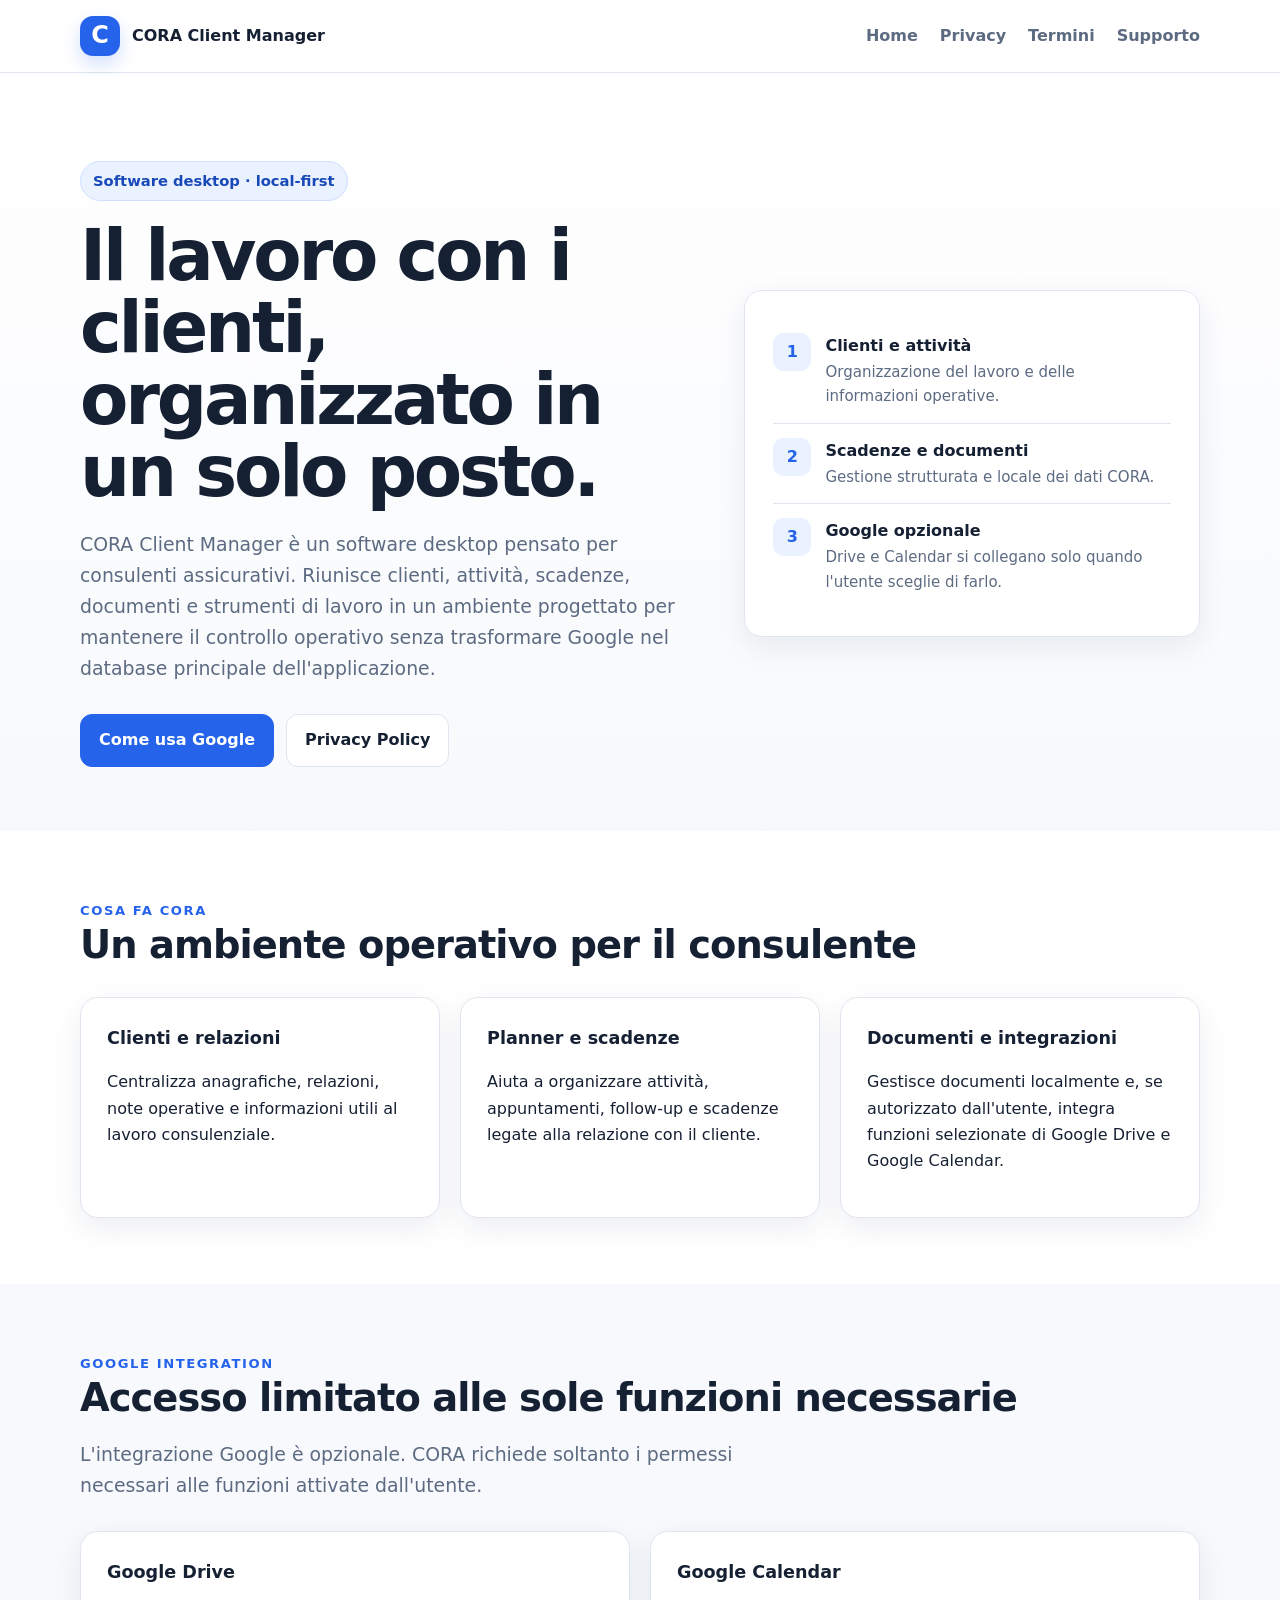
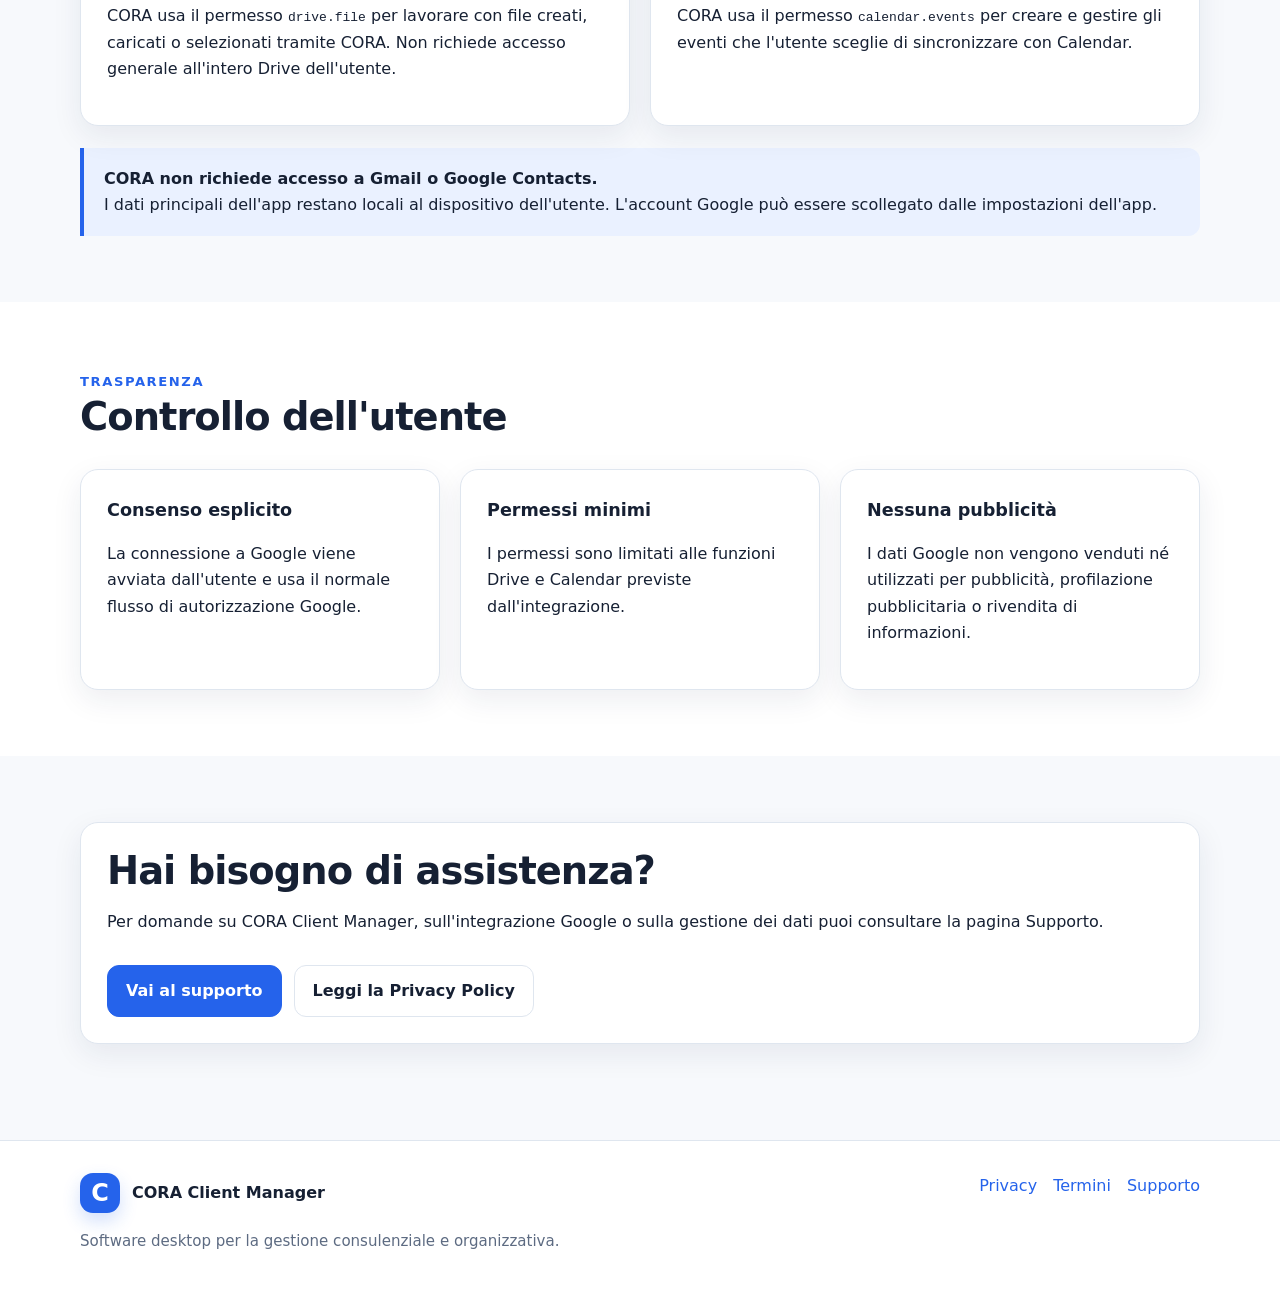
<file: index.html>
<!doctype html>
<html lang="it">
<head>
<meta charset="utf-8"><meta name="viewport" content="width=device-width,initial-scale=1">
<title>CORA Client Manager — Software per consulenti assicurativi</title>
<meta name="description" content="CORA Client Manager organizza clienti, attività, scadenze, documenti e integrazioni Google in un ambiente desktop local-first.">
<meta name="robots" content="index,follow">
<meta name="theme-color" content="#2563eb">
<link rel="stylesheet" href="/assets/style.css">
</head>
<body>
<header><div class="container nav">
<a class="brand" href="/"><span class="logo">C</span><span>CORA Client Manager</span></a>
<nav aria-label="Navigazione principale">
<a href="/">Home</a><a href="/privacy/">Privacy</a><a href="/termini/">Termini</a><a href="/support/">Supporto</a>
</nav></div></header>

<main>
<section class="hero"><div class="container hero-grid"><div>
<span class="badge">Software desktop · local-first</span>
<h1>Il lavoro con i clienti, organizzato in un solo posto.</h1>
<p class="lead">CORA Client Manager è un software desktop pensato per consulenti assicurativi. Riunisce clienti, attività, scadenze, documenti e strumenti di lavoro in un ambiente progettato per mantenere il controllo operativo senza trasformare Google nel database principale dell'applicazione.</p>
<div class="actions"><a class="btn primary" href="#google">Come usa Google</a><a class="btn secondary" href="/privacy/">Privacy Policy</a></div>
</div><div class="card app-card">
<div class="row"><div class="icon">1</div><div><strong>Clienti e attività</strong><div class="small">Organizzazione del lavoro e delle informazioni operative.</div></div></div>
<div class="row"><div class="icon">2</div><div><strong>Scadenze e documenti</strong><div class="small">Gestione strutturata e locale dei dati CORA.</div></div></div>
<div class="row"><div class="icon">3</div><div><strong>Google opzionale</strong><div class="small">Drive e Calendar si collegano solo quando l'utente sceglie di farlo.</div></div></div>
</div></div></section>

<section class="section white"><div class="container">
<span class="kicker">Cosa fa CORA</span><h2>Un ambiente operativo per il consulente</h2>
<div class="grid-3">
<div class="card"><h3>Clienti e relazioni</h3><p>Centralizza anagrafiche, relazioni, note operative e informazioni utili al lavoro consulenziale.</p></div>
<div class="card"><h3>Planner e scadenze</h3><p>Aiuta a organizzare attività, appuntamenti, follow-up e scadenze legate alla relazione con il cliente.</p></div>
<div class="card"><h3>Documenti e integrazioni</h3><p>Gestisce documenti localmente e, se autorizzato dall'utente, integra funzioni selezionate di Google Drive e Google Calendar.</p></div>
</div></div></section>

<section id="google" class="section"><div class="container">
<span class="kicker">Google Integration</span><h2>Accesso limitato alle sole funzioni necessarie</h2>
<p class="lead">L'integrazione Google è opzionale. CORA richiede soltanto i permessi necessari alle funzioni attivate dall'utente.</p>
<div class="grid-2">
<div class="card"><h3>Google Drive</h3><p>CORA usa il permesso <code>drive.file</code> per lavorare con file creati, caricati o selezionati tramite CORA. Non richiede accesso generale all'intero Drive dell'utente.</p></div>
<div class="card"><h3>Google Calendar</h3><p>CORA usa il permesso <code>calendar.events</code> per creare e gestire gli eventi che l'utente sceglie di sincronizzare con Calendar.</p></div>
</div>
<div class="notice" style="margin-top:22px"><strong>CORA non richiede accesso a Gmail o Google Contacts.</strong><br>I dati principali dell'app restano locali al dispositivo dell'utente. L'account Google può essere scollegato dalle impostazioni dell'app.</div>
</div></section>

<section class="section white"><div class="container">
<span class="kicker">Trasparenza</span><h2>Controllo dell'utente</h2>
<div class="grid-3">
<div class="card"><h3>Consenso esplicito</h3><p>La connessione a Google viene avviata dall'utente e usa il normale flusso di autorizzazione Google.</p></div>
<div class="card"><h3>Permessi minimi</h3><p>I permessi sono limitati alle funzioni Drive e Calendar previste dall'integrazione.</p></div>
<div class="card"><h3>Nessuna pubblicità</h3><p>I dati Google non vengono venduti né utilizzati per pubblicità, profilazione pubblicitaria o rivendita di informazioni.</p></div>
</div></div></section>

<section class="section"><div class="container card">
<h2>Hai bisogno di assistenza?</h2><p>Per domande su CORA Client Manager, sull'integrazione Google o sulla gestione dei dati puoi consultare la pagina Supporto.</p>
<div class="actions"><a class="btn primary" href="/support/">Vai al supporto</a><a class="btn secondary" href="/privacy/">Leggi la Privacy Policy</a></div>
</div></section>
</main>
<footer><div class="container footer-grid">
<div><div class="brand"><span class="logo">C</span><span>CORA Client Manager</span></div><p class="small">Software desktop per la gestione consulenziale e organizzativa.</p></div>
<div class="footer-links"><a href="/privacy/">Privacy</a><a href="/termini/">Termini</a><a href="/support/">Supporto</a></div>
</div></footer>
</body></html>
</file>
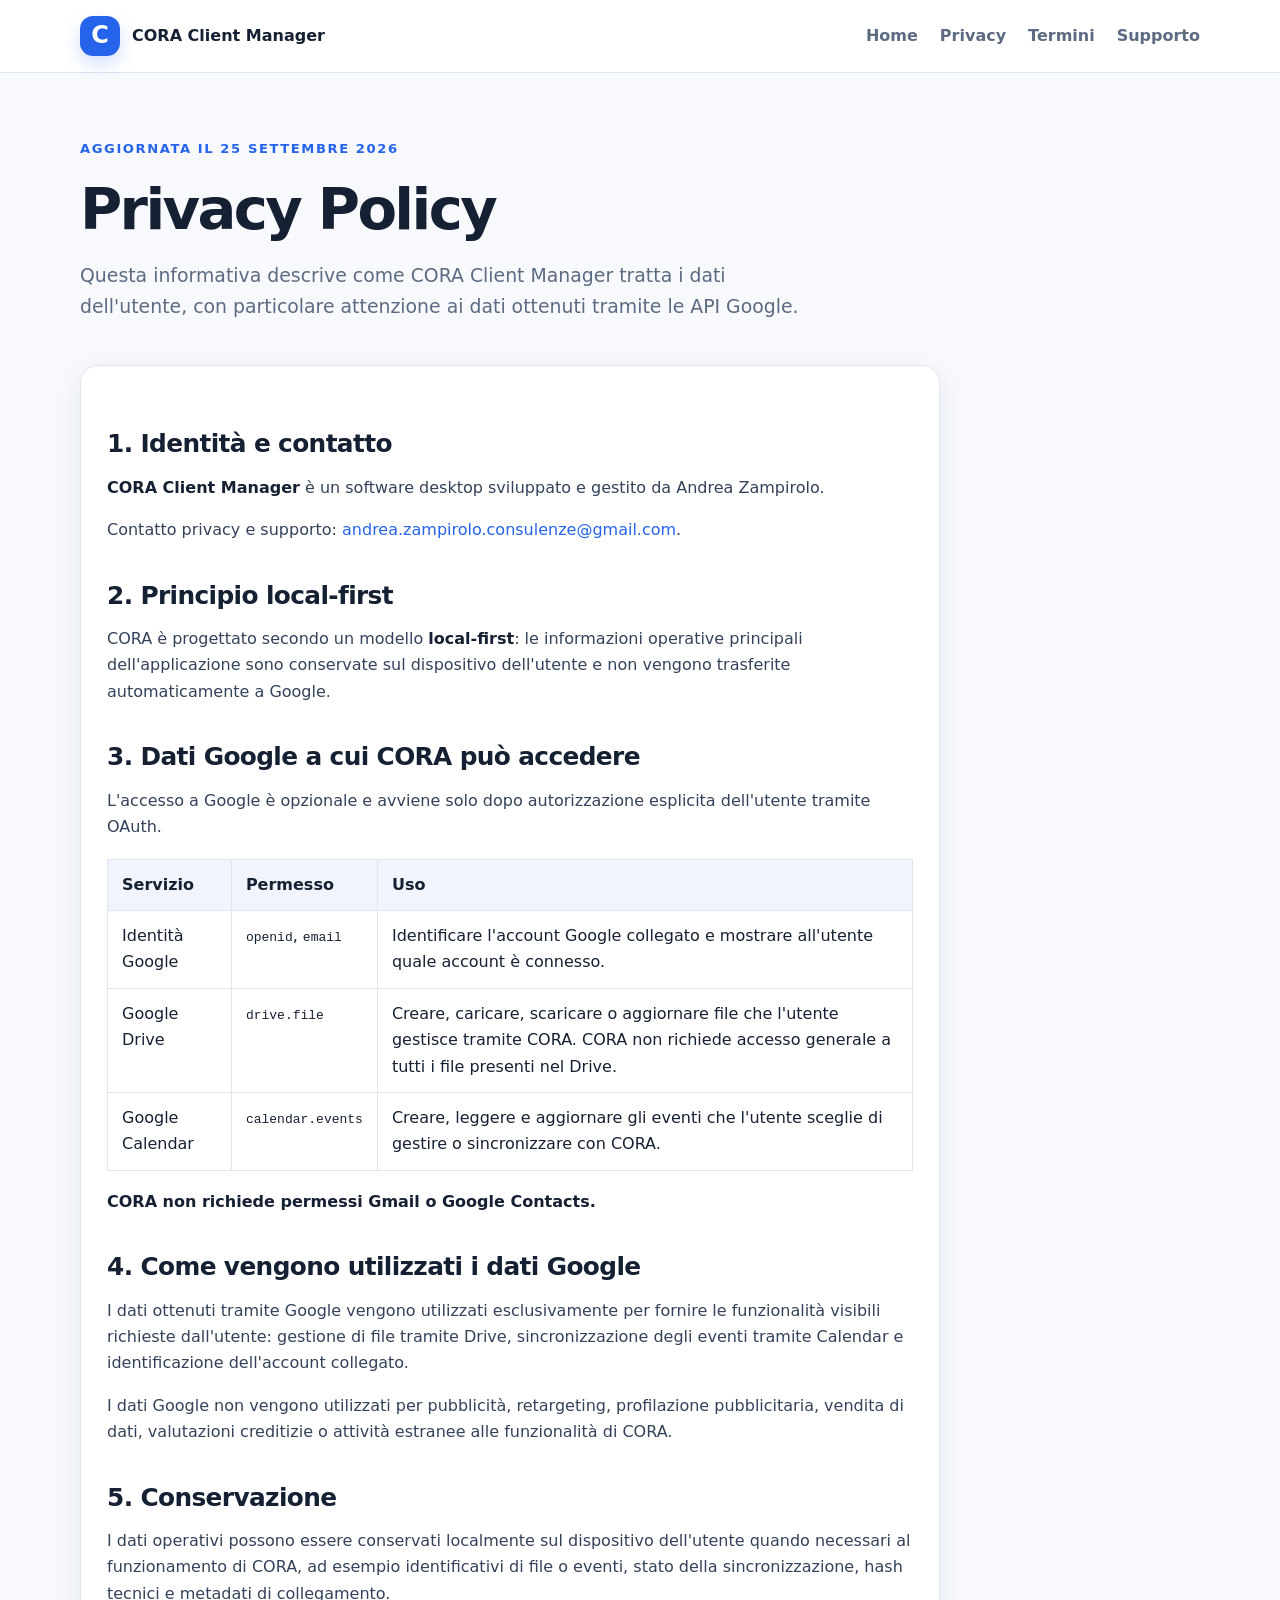
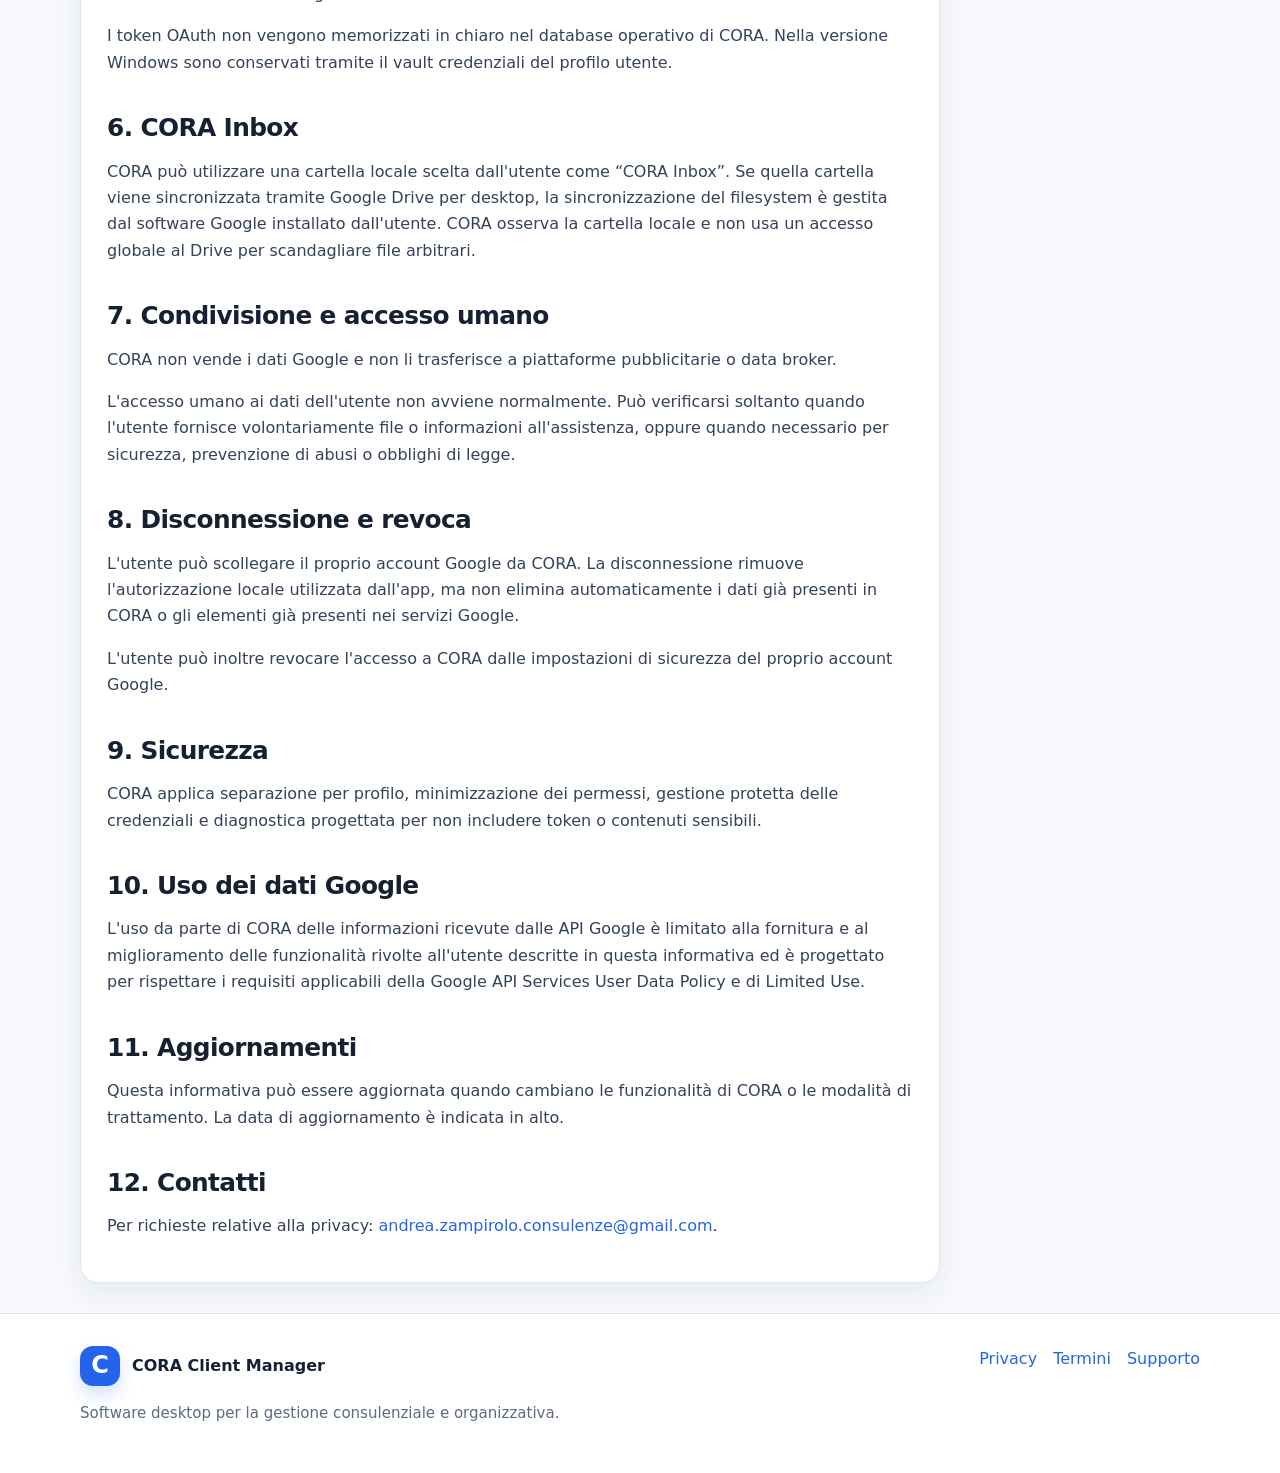
<file: privacy/index.html>
<!doctype html>
<html lang="it">
<head>
<meta charset="utf-8"><meta name="viewport" content="width=device-width,initial-scale=1">
<title>Privacy Policy — CORA Client Manager</title>
<meta name="description" content="Informativa privacy di CORA Client Manager, inclusa la gestione dei dati Google Drive e Google Calendar.">
<meta name="robots" content="index,follow">
<meta name="theme-color" content="#2563eb">
<link rel="stylesheet" href="/assets/style.css">
</head>
<body>
<header><div class="container nav">
<a class="brand" href="/"><span class="logo">C</span><span>CORA Client Manager</span></a>
<nav aria-label="Navigazione principale">
<a href="/">Home</a><a href="/privacy/">Privacy</a><a href="/termini/">Termini</a><a href="/support/">Supporto</a>
</nav></div></header>

<main class="container">
<section class="page-head"><span class="kicker">Aggiornata il 25 settembre 2026</span><h1 style="font-size:clamp(2.2rem,5vw,3.6rem)">Privacy Policy</h1>
<p class="lead">Questa informativa descrive come CORA Client Manager tratta i dati dell'utente, con particolare attenzione ai dati ottenuti tramite le API Google.</p></section>
<section class="prose card">
<h2>1. Identità e contatto</h2><p><strong>CORA Client Manager</strong> è un software desktop sviluppato e gestito da Andrea Zampirolo.</p><p>Contatto privacy e supporto: <a href="mailto:andrea.zampirolo.consulenze@gmail.com">andrea.zampirolo.consulenze@gmail.com</a>.</p>
<h2>2. Principio local-first</h2><p>CORA è progettato secondo un modello <strong>local-first</strong>: le informazioni operative principali dell'applicazione sono conservate sul dispositivo dell'utente e non vengono trasferite automaticamente a Google.</p>
<h2>3. Dati Google a cui CORA può accedere</h2><p>L'accesso a Google è opzionale e avviene solo dopo autorizzazione esplicita dell'utente tramite OAuth.</p>
<table class="data-table"><thead><tr><th>Servizio</th><th>Permesso</th><th>Uso</th></tr></thead><tbody>
<tr><td>Identità Google</td><td><code>openid</code>, <code>email</code></td><td>Identificare l'account Google collegato e mostrare all'utente quale account è connesso.</td></tr>
<tr><td>Google Drive</td><td><code>drive.file</code></td><td>Creare, caricare, scaricare o aggiornare file che l'utente gestisce tramite CORA. CORA non richiede accesso generale a tutti i file presenti nel Drive.</td></tr>
<tr><td>Google Calendar</td><td><code>calendar.events</code></td><td>Creare, leggere e aggiornare gli eventi che l'utente sceglie di gestire o sincronizzare con CORA.</td></tr>
</tbody></table>
<p><strong>CORA non richiede permessi Gmail o Google Contacts.</strong></p>
<h2>4. Come vengono utilizzati i dati Google</h2><p>I dati ottenuti tramite Google vengono utilizzati esclusivamente per fornire le funzionalità visibili richieste dall'utente: gestione di file tramite Drive, sincronizzazione degli eventi tramite Calendar e identificazione dell'account collegato.</p><p>I dati Google non vengono utilizzati per pubblicità, retargeting, profilazione pubblicitaria, vendita di dati, valutazioni creditizie o attività estranee alle funzionalità di CORA.</p>
<h2>5. Conservazione</h2><p>I dati operativi possono essere conservati localmente sul dispositivo dell'utente quando necessari al funzionamento di CORA, ad esempio identificativi di file o eventi, stato della sincronizzazione, hash tecnici e metadati di collegamento.</p><p>I token OAuth non vengono memorizzati in chiaro nel database operativo di CORA. Nella versione Windows sono conservati tramite il vault credenziali del profilo utente.</p>
<h2>6. CORA Inbox</h2><p>CORA può utilizzare una cartella locale scelta dall'utente come “CORA Inbox”. Se quella cartella viene sincronizzata tramite Google Drive per desktop, la sincronizzazione del filesystem è gestita dal software Google installato dall'utente. CORA osserva la cartella locale e non usa un accesso globale al Drive per scandagliare file arbitrari.</p>
<h2>7. Condivisione e accesso umano</h2><p>CORA non vende i dati Google e non li trasferisce a piattaforme pubblicitarie o data broker.</p><p>L'accesso umano ai dati dell'utente non avviene normalmente. Può verificarsi soltanto quando l'utente fornisce volontariamente file o informazioni all'assistenza, oppure quando necessario per sicurezza, prevenzione di abusi o obblighi di legge.</p>
<h2>8. Disconnessione e revoca</h2><p>L'utente può scollegare il proprio account Google da CORA. La disconnessione rimuove l'autorizzazione locale utilizzata dall'app, ma non elimina automaticamente i dati già presenti in CORA o gli elementi già presenti nei servizi Google.</p><p>L'utente può inoltre revocare l'accesso a CORA dalle impostazioni di sicurezza del proprio account Google.</p>
<h2>9. Sicurezza</h2><p>CORA applica separazione per profilo, minimizzazione dei permessi, gestione protetta delle credenziali e diagnostica progettata per non includere token o contenuti sensibili.</p>
<h2>10. Uso dei dati Google</h2><p>L'uso da parte di CORA delle informazioni ricevute dalle API Google è limitato alla fornitura e al miglioramento delle funzionalità rivolte all'utente descritte in questa informativa ed è progettato per rispettare i requisiti applicabili della Google API Services User Data Policy e di Limited Use.</p>
<h2>11. Aggiornamenti</h2><p>Questa informativa può essere aggiornata quando cambiano le funzionalità di CORA o le modalità di trattamento. La data di aggiornamento è indicata in alto.</p>
<h2>12. Contatti</h2><p>Per richieste relative alla privacy: <a href="mailto:andrea.zampirolo.consulenze@gmail.com">andrea.zampirolo.consulenze@gmail.com</a>.</p>
</section></main>
<footer><div class="container footer-grid">
<div><div class="brand"><span class="logo">C</span><span>CORA Client Manager</span></div><p class="small">Software desktop per la gestione consulenziale e organizzativa.</p></div>
<div class="footer-links"><a href="/privacy/">Privacy</a><a href="/termini/">Termini</a><a href="/support/">Supporto</a></div>
</div></footer>
</body></html>
</file>
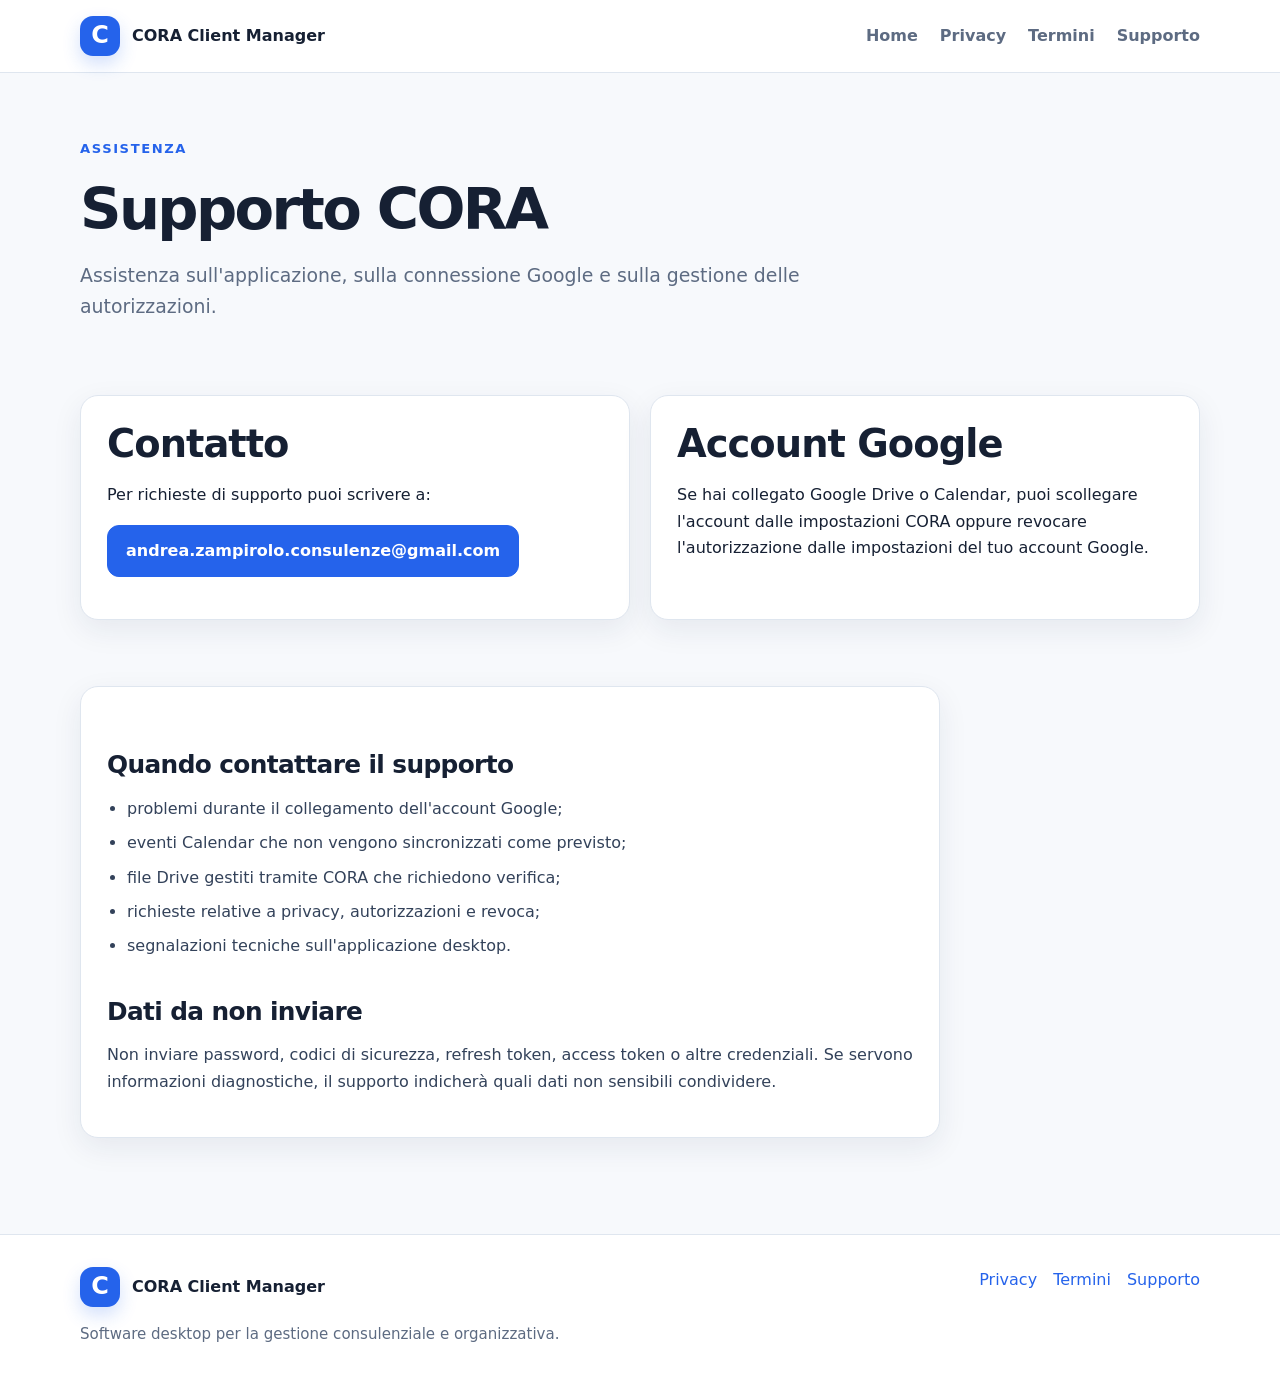
<file: support/index.html>
<!doctype html>
<html lang="it">
<head>
<meta charset="utf-8"><meta name="viewport" content="width=device-width,initial-scale=1">
<title>Supporto — CORA Client Manager</title>
<meta name="description" content="Assistenza per CORA Client Manager e per la connessione a Google Drive e Google Calendar.">
<meta name="robots" content="index,follow">
<meta name="theme-color" content="#2563eb">
<link rel="stylesheet" href="/assets/style.css">
</head>
<body>
<header><div class="container nav">
<a class="brand" href="/"><span class="logo">C</span><span>CORA Client Manager</span></a>
<nav aria-label="Navigazione principale">
<a href="/">Home</a><a href="/privacy/">Privacy</a><a href="/termini/">Termini</a><a href="/support/">Supporto</a>
</nav></div></header>

<main class="container">
<section class="page-head"><span class="kicker">Assistenza</span><h1 style="font-size:clamp(2.2rem,5vw,3.6rem)">Supporto CORA</h1><p class="lead">Assistenza sull'applicazione, sulla connessione Google e sulla gestione delle autorizzazioni.</p></section>
<section class="grid-2">
<div class="card"><h2>Contatto</h2><p>Per richieste di supporto puoi scrivere a:</p><p><a class="btn primary" href="mailto:andrea.zampirolo.consulenze@gmail.com">andrea.zampirolo.consulenze@gmail.com</a></p></div>
<div class="card"><h2>Account Google</h2><p>Se hai collegato Google Drive o Calendar, puoi scollegare l'account dalle impostazioni CORA oppure revocare l'autorizzazione dalle impostazioni del tuo account Google.</p></div>
</section>
<section class="section"><div class="card prose"><h2>Quando contattare il supporto</h2><ul class="list"><li>problemi durante il collegamento dell'account Google;</li><li>eventi Calendar che non vengono sincronizzati come previsto;</li><li>file Drive gestiti tramite CORA che richiedono verifica;</li><li>richieste relative a privacy, autorizzazioni e revoca;</li><li>segnalazioni tecniche sull'applicazione desktop.</li></ul>
<h2>Dati da non inviare</h2><p>Non inviare password, codici di sicurezza, refresh token, access token o altre credenziali. Se servono informazioni diagnostiche, il supporto indicherà quali dati non sensibili condividere.</p>
</div></section></main>
<footer><div class="container footer-grid">
<div><div class="brand"><span class="logo">C</span><span>CORA Client Manager</span></div><p class="small">Software desktop per la gestione consulenziale e organizzativa.</p></div>
<div class="footer-links"><a href="/privacy/">Privacy</a><a href="/termini/">Termini</a><a href="/support/">Supporto</a></div>
</div></footer>
</body></html>
</file>
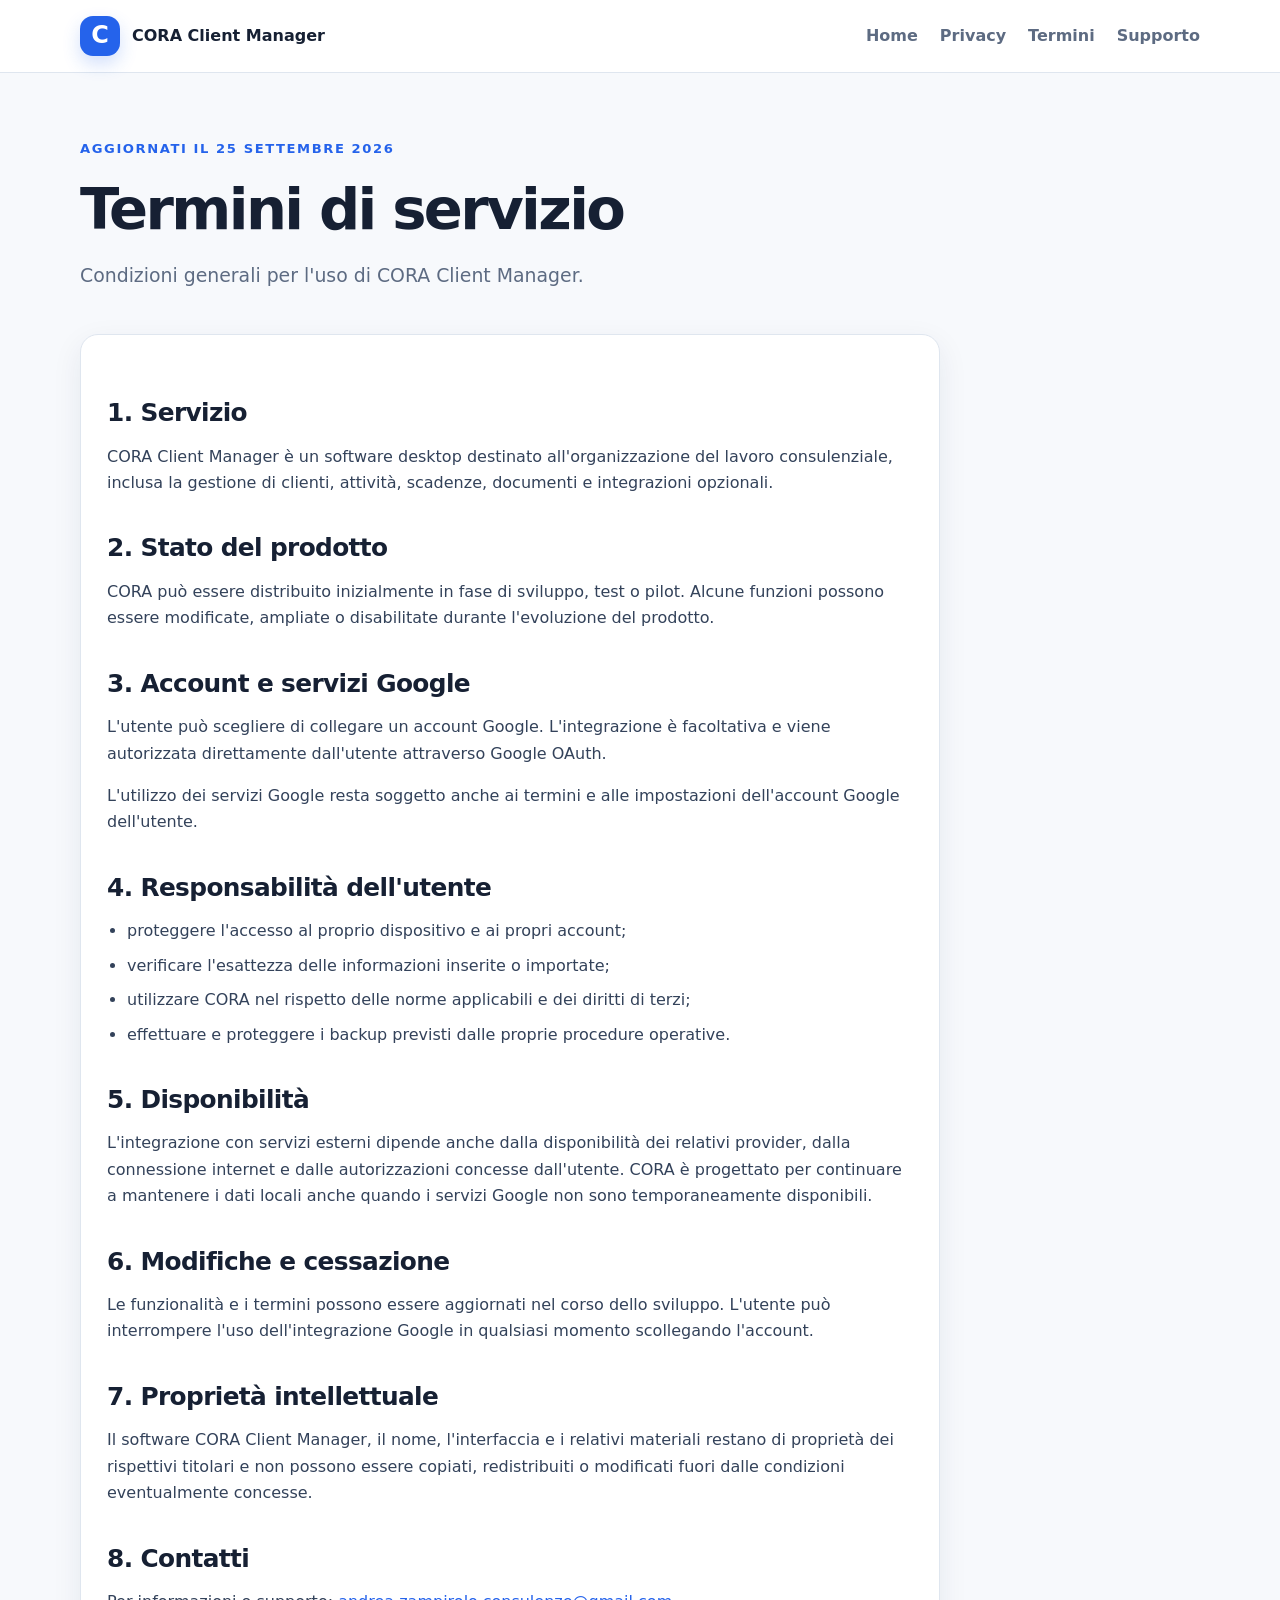
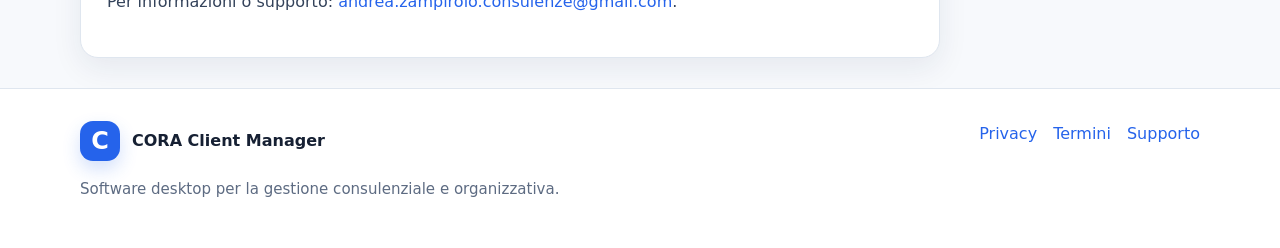
<file: termini/index.html>
<!doctype html>
<html lang="it">
<head>
<meta charset="utf-8"><meta name="viewport" content="width=device-width,initial-scale=1">
<title>Termini di servizio — CORA Client Manager</title>
<meta name="description" content="Termini di servizio per l'utilizzo di CORA Client Manager.">
<meta name="robots" content="index,follow">
<meta name="theme-color" content="#2563eb">
<link rel="stylesheet" href="/assets/style.css">
</head>
<body>
<header><div class="container nav">
<a class="brand" href="/"><span class="logo">C</span><span>CORA Client Manager</span></a>
<nav aria-label="Navigazione principale">
<a href="/">Home</a><a href="/privacy/">Privacy</a><a href="/termini/">Termini</a><a href="/support/">Supporto</a>
</nav></div></header>

<main class="container">
<section class="page-head"><span class="kicker">Aggiornati il 25 settembre 2026</span><h1 style="font-size:clamp(2.2rem,5vw,3.6rem)">Termini di servizio</h1><p class="lead">Condizioni generali per l'uso di CORA Client Manager.</p></section>
<section class="prose card">
<h2>1. Servizio</h2><p>CORA Client Manager è un software desktop destinato all'organizzazione del lavoro consulenziale, inclusa la gestione di clienti, attività, scadenze, documenti e integrazioni opzionali.</p>
<h2>2. Stato del prodotto</h2><p>CORA può essere distribuito inizialmente in fase di sviluppo, test o pilot. Alcune funzioni possono essere modificate, ampliate o disabilitate durante l'evoluzione del prodotto.</p>
<h2>3. Account e servizi Google</h2><p>L'utente può scegliere di collegare un account Google. L'integrazione è facoltativa e viene autorizzata direttamente dall'utente attraverso Google OAuth.</p><p>L'utilizzo dei servizi Google resta soggetto anche ai termini e alle impostazioni dell'account Google dell'utente.</p>
<h2>4. Responsabilità dell'utente</h2><ul class="list"><li>proteggere l'accesso al proprio dispositivo e ai propri account;</li><li>verificare l'esattezza delle informazioni inserite o importate;</li><li>utilizzare CORA nel rispetto delle norme applicabili e dei diritti di terzi;</li><li>effettuare e proteggere i backup previsti dalle proprie procedure operative.</li></ul>
<h2>5. Disponibilità</h2><p>L'integrazione con servizi esterni dipende anche dalla disponibilità dei relativi provider, dalla connessione internet e dalle autorizzazioni concesse dall'utente. CORA è progettato per continuare a mantenere i dati locali anche quando i servizi Google non sono temporaneamente disponibili.</p>
<h2>6. Modifiche e cessazione</h2><p>Le funzionalità e i termini possono essere aggiornati nel corso dello sviluppo. L'utente può interrompere l'uso dell'integrazione Google in qualsiasi momento scollegando l'account.</p>
<h2>7. Proprietà intellettuale</h2><p>Il software CORA Client Manager, il nome, l'interfaccia e i relativi materiali restano di proprietà dei rispettivi titolari e non possono essere copiati, redistribuiti o modificati fuori dalle condizioni eventualmente concesse.</p>
<h2>8. Contatti</h2><p>Per informazioni o supporto: <a href="mailto:andrea.zampirolo.consulenze@gmail.com">andrea.zampirolo.consulenze@gmail.com</a>.</p>
</section></main>
<footer><div class="container footer-grid">
<div><div class="brand"><span class="logo">C</span><span>CORA Client Manager</span></div><p class="small">Software desktop per la gestione consulenziale e organizzativa.</p></div>
<div class="footer-links"><a href="/privacy/">Privacy</a><a href="/termini/">Termini</a><a href="/support/">Supporto</a></div>
</div></footer>
</body></html>
</file>
<file: assets/style.css>
:root{--bg:#f7f9fc;--surface:#fff;--text:#162033;--muted:#5d6b82;--line:#dfe6ef;--brand:#2563eb;--brand-dark:#1849b8;--soft:#eaf1ff;--shadow:0 10px 30px rgba(26,43,76,.08);--radius:18px}
*{box-sizing:border-box}html{scroll-behavior:smooth}body{margin:0;font-family:Inter,ui-sans-serif,system-ui,-apple-system,BlinkMacSystemFont,"Segoe UI",sans-serif;color:var(--text);background:var(--bg);line-height:1.65}
a{color:var(--brand);text-decoration:none}a:hover{text-decoration:underline}.container{width:min(1120px,calc(100% - 36px));margin:auto}
header{position:sticky;top:0;z-index:20;background:rgba(255,255,255,.94);border-bottom:1px solid var(--line);backdrop-filter:blur(10px)}
.nav{display:flex;align-items:center;justify-content:space-between;gap:22px;min-height:72px}.brand{display:flex;align-items:center;gap:12px;font-weight:800;color:var(--text)}
.logo{width:40px;height:40px;border-radius:13px;display:grid;place-items:center;background:var(--brand);color:#fff;font-size:24px;font-weight:900;box-shadow:0 8px 18px rgba(37,99,235,.2)}
nav{display:flex;gap:22px;align-items:center}nav a{color:var(--muted);font-weight:650}nav a:hover{color:var(--brand);text-decoration:none}
.hero{padding:88px 0 64px;background:linear-gradient(180deg,#fff 0%,#f7f9fc 100%)}.hero-grid{display:grid;grid-template-columns:1.15fr .85fr;gap:48px;align-items:center}
.badge{display:inline-flex;align-items:center;gap:8px;padding:7px 12px;border:1px solid #cfe0ff;border-radius:999px;color:var(--brand-dark);background:var(--soft);font-size:.92rem;font-weight:700}
h1{font-size:clamp(2.5rem,6vw,4.4rem);line-height:1.02;margin:20px 0;letter-spacing:-.045em}h2{font-size:clamp(1.7rem,3vw,2.45rem);line-height:1.15;letter-spacing:-.025em;margin:0 0 14px}h3{font-size:1.1rem;margin:0 0 8px}
.lead{font-size:1.18rem;color:var(--muted);max-width:740px}.actions{display:flex;gap:12px;flex-wrap:wrap;margin-top:30px}.btn{display:inline-flex;align-items:center;justify-content:center;padding:12px 18px;border-radius:12px;font-weight:750;border:1px solid var(--line)}.btn.primary{background:var(--brand);color:#fff;border-color:var(--brand)}.btn.primary:hover{background:var(--brand-dark);text-decoration:none}.btn.secondary{background:#fff;color:var(--text)}.btn.secondary:hover{text-decoration:none;border-color:#b8c5d8}
.card{background:var(--surface);border:1px solid var(--line);border-radius:var(--radius);padding:26px;box-shadow:var(--shadow)}.app-card{padding:28px}.app-card .row{display:flex;gap:14px;padding:14px 0;border-bottom:1px solid var(--line)}.app-card .row:last-child{border-bottom:0}.icon{flex:0 0 38px;height:38px;border-radius:11px;background:var(--soft);color:var(--brand);display:grid;place-items:center;font-weight:900}
.section{padding:66px 0}.section.white{background:#fff}.grid-3{display:grid;grid-template-columns:repeat(3,1fr);gap:20px;margin-top:30px}.grid-2{display:grid;grid-template-columns:repeat(2,1fr);gap:20px;margin-top:30px}.small{font-size:.94rem;color:var(--muted)}
.notice{border-left:4px solid var(--brand);background:var(--soft);padding:18px 20px;border-radius:0 12px 12px 0}.list{padding-left:20px}.list li{margin:8px 0}.page-head{padding:62px 0 24px}.prose{max-width:860px}.prose h2{margin-top:38px;font-size:1.55rem}.prose h3{margin-top:26px}.prose p,.prose li{color:#33425a}.prose strong{color:var(--text)}.kicker{font-size:.82rem;text-transform:uppercase;letter-spacing:.12em;color:var(--brand);font-weight:800}
footer{border-top:1px solid var(--line);background:#fff;padding:32px 0;margin-top:30px}.footer-grid{display:flex;justify-content:space-between;gap:28px;align-items:flex-start}.footer-links{display:flex;gap:16px;flex-wrap:wrap}
.data-table{width:100%;border-collapse:collapse;margin:18px 0;background:#fff}.data-table th,.data-table td{border:1px solid var(--line);padding:12px 14px;text-align:left;vertical-align:top}.data-table th{background:#f1f5fb}
@media(max-width:820px){.hero-grid,.grid-3,.grid-2{grid-template-columns:1fr}nav{display:none}.hero{padding-top:56px}.footer-grid{flex-direction:column}}
</file>
